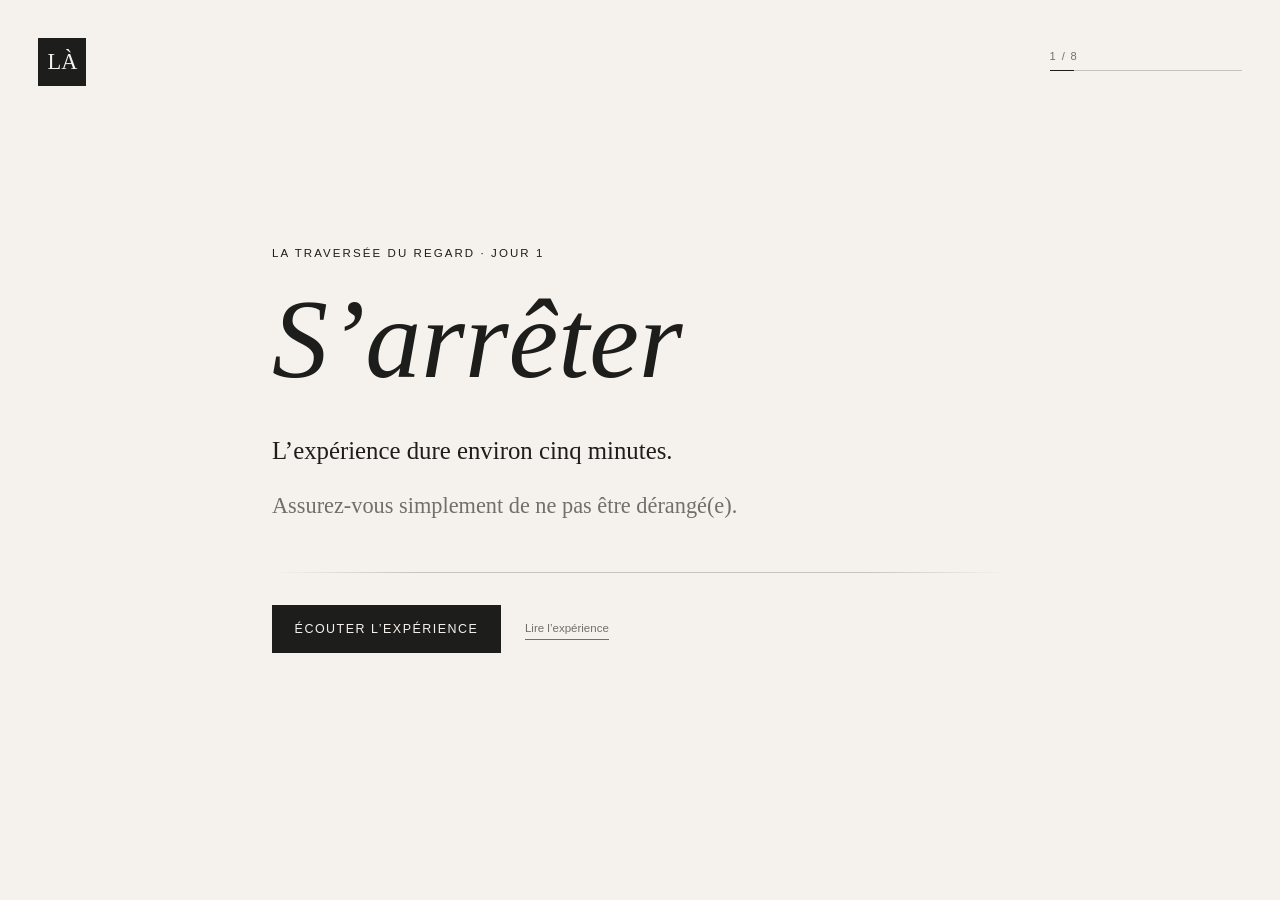
<file: index.html>
<!doctype html>
<html lang="fr">
  <head>
    <meta charset="utf-8" />
    <meta name="viewport" content="width=device-width, initial-scale=1" />
    <meta name="theme-color" content="#f5f2ed" />
    <meta name="description" content="Jour 1 de La Traversée du regard — S’arrêter." />
    <title>Jour 1 — S’arrêter | Éditions LÀ</title>
    <link rel="stylesheet" href="styles.css?v=2" />
  </head>
  <body>
    <main class="experience" aria-live="polite">
      <header class="brand">
        <a href="https://www.editionsla.com" aria-label="Accueil — Éditions LÀ">LÀ</a>
      </header>

      <div class="progress" aria-label="Progression dans l’expérience">
        <span id="progress-label">1 / 8</span>
        <div class="progress-track" aria-hidden="true">
          <span id="progress-fill"></span>
        </div>
      </div>
      <button class="voice-control" id="voice-control" type="button" hidden>Mode audio · Pause</button>

      <section class="stage" id="stage" tabindex="-1"></section>

      <nav class="navigation" aria-label="Navigation entre les étapes">
        <button class="nav-button nav-back" id="back" type="button" aria-label="Étape précédente">
          <span aria-hidden="true">←</span>
        </button>
        <button class="nav-button nav-next" id="next" type="button" aria-label="Étape suivante">
          <span aria-hidden="true">→</span>
        </button>
      </nav>
    </main>

    <audio id="narration-audio" preload="auto"></audio>
    <noscript>Cette expérience nécessite JavaScript pour progresser d’un écran à l’autre.</noscript>
    <script src="app.js?v=6"></script>
  </body>
</html>
</file>
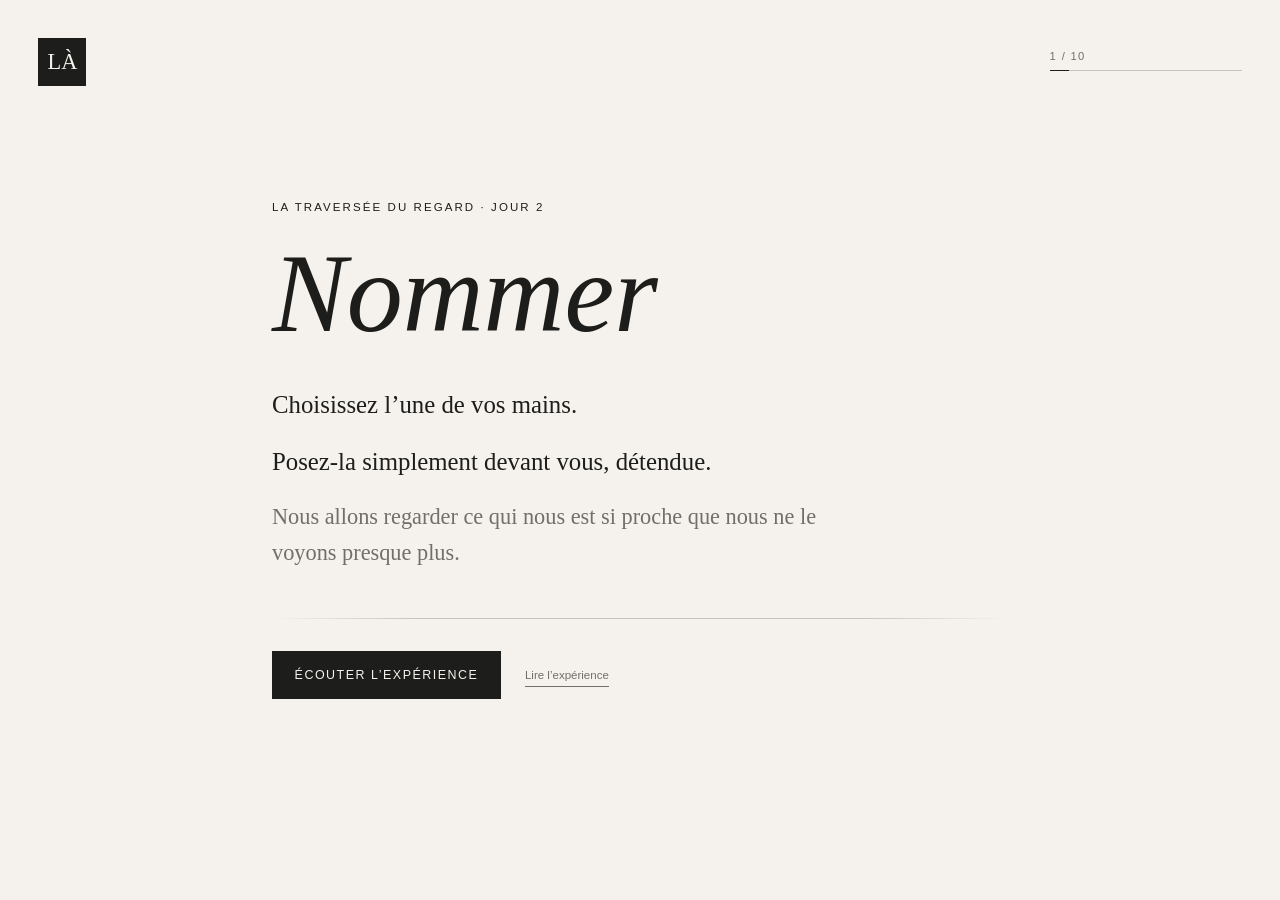
<file: jour-2/index.html>
<!doctype html>
<html lang="fr">
  <head>
    <meta charset="utf-8" />
    <meta name="viewport" content="width=device-width, initial-scale=1" />
    <meta name="theme-color" content="#f5f2ed" />
    <meta name="description" content="Jour 2 de La Traversée du regard — Nommer." />
    <title>Jour 2 — Nommer | Éditions LÀ</title>
    <link rel="stylesheet" href="../styles.css?v=2" />
    <link rel="stylesheet" href="styles.css" />
  </head>
  <body>
    <main class="experience" aria-live="polite">
      <header class="brand">
        <a href="https://www.editionsla.com" aria-label="Accueil — Éditions LÀ">LÀ</a>
      </header>

      <div class="progress" aria-label="Progression dans l’expérience">
        <span id="progress-label">1 / 10</span>
        <div class="progress-track" aria-hidden="true"><span id="progress-fill"></span></div>
      </div>

      <section class="stage" id="stage" tabindex="-1"></section>

      <nav class="navigation" aria-label="Navigation entre les étapes">
        <button class="nav-button nav-back" id="back" type="button" aria-label="Étape précédente"><span aria-hidden="true">←</span></button>
        <button class="nav-button nav-next" id="next" type="button" aria-label="Étape suivante"><span aria-hidden="true">→</span></button>
      </nav>
    </main>

    <button class="voice-control" id="voice-control" type="button" hidden>Mode audio · Pause</button>
    <audio id="narration-audio" preload="auto"></audio>
    <noscript>Cette expérience nécessite JavaScript pour progresser d’un écran à l’autre.</noscript>
    <script src="app.js?v=3"></script>
  </body>
</html>
</file>
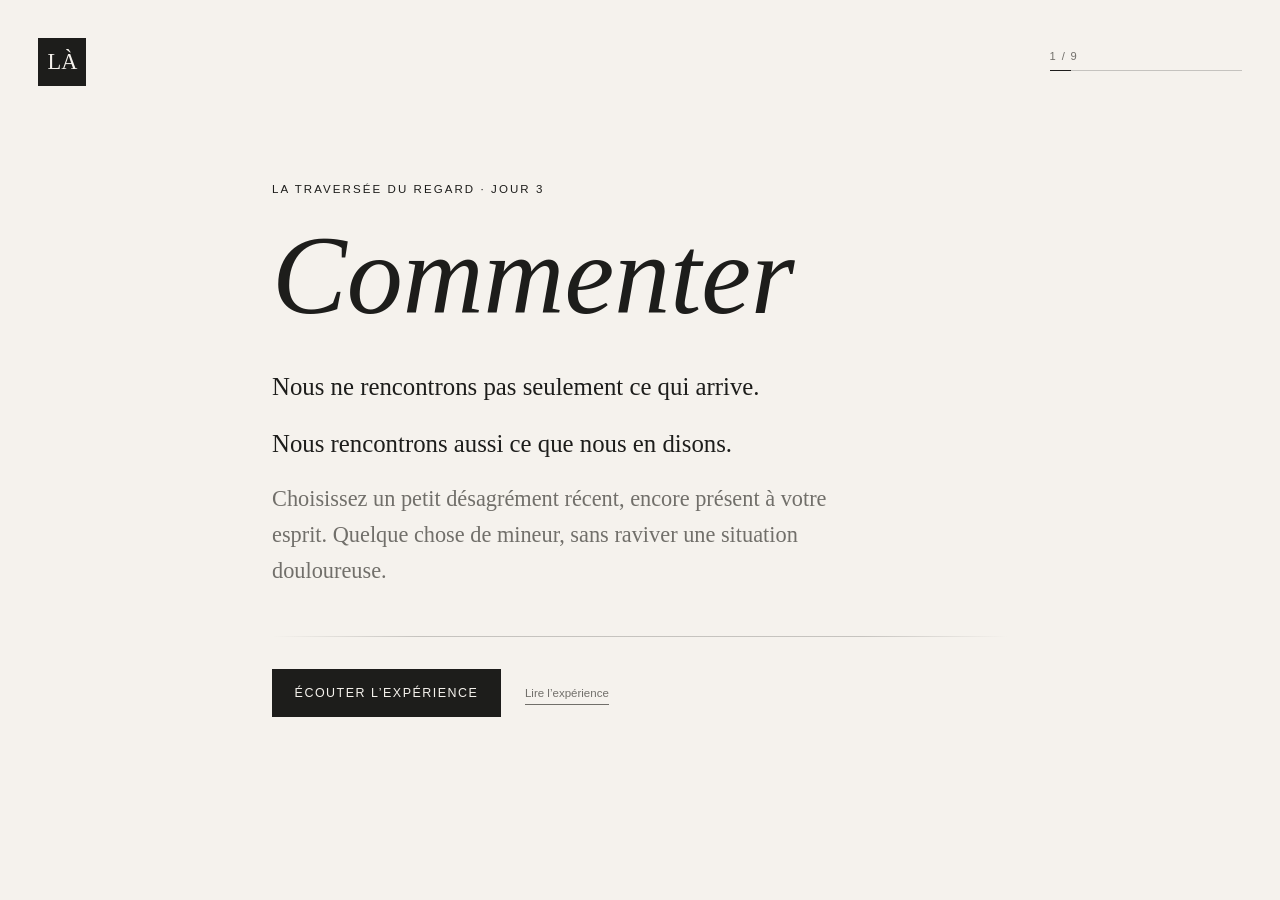
<file: jour-3/index.html>
<!doctype html>
<html lang="fr">
  <head>
    <meta charset="utf-8" />
    <meta name="viewport" content="width=device-width, initial-scale=1" />
    <meta name="theme-color" content="#f5f2ed" />
    <meta name="description" content="Jour 3 de La Traversée du regard — Commenter." />
    <title>Jour 3 — Commenter | Éditions LÀ</title>
    <link rel="stylesheet" href="../styles.css?v=2" />
    <link rel="stylesheet" href="styles.css" />
  </head>
  <body>
    <main class="experience" aria-live="polite">
      <header class="brand"><a href="https://www.editionsla.com" aria-label="Accueil — Éditions LÀ">LÀ</a></header>

      <div class="progress" aria-label="Progression dans l’expérience">
        <span id="progress-label">1 / 9</span>
        <div class="progress-track" aria-hidden="true"><span id="progress-fill"></span></div>
      </div>

      <section class="stage" id="stage" tabindex="-1"></section>

      <nav class="navigation" aria-label="Navigation entre les étapes">
        <button class="nav-button nav-back" id="back" type="button" aria-label="Étape précédente"><span aria-hidden="true">←</span></button>
        <button class="nav-button nav-next" id="next" type="button" aria-label="Étape suivante"><span aria-hidden="true">→</span></button>
      </nav>
    </main>
    <button class="voice-control" id="voice-control" type="button" hidden>Mode audio · Pause</button>
    <audio id="narration-audio" preload="auto"></audio>
    <noscript>Cette expérience nécessite JavaScript pour progresser d’un écran à l’autre.</noscript>
    <script src="app.js?v=3"></script>
  </body>
</html>
</file>
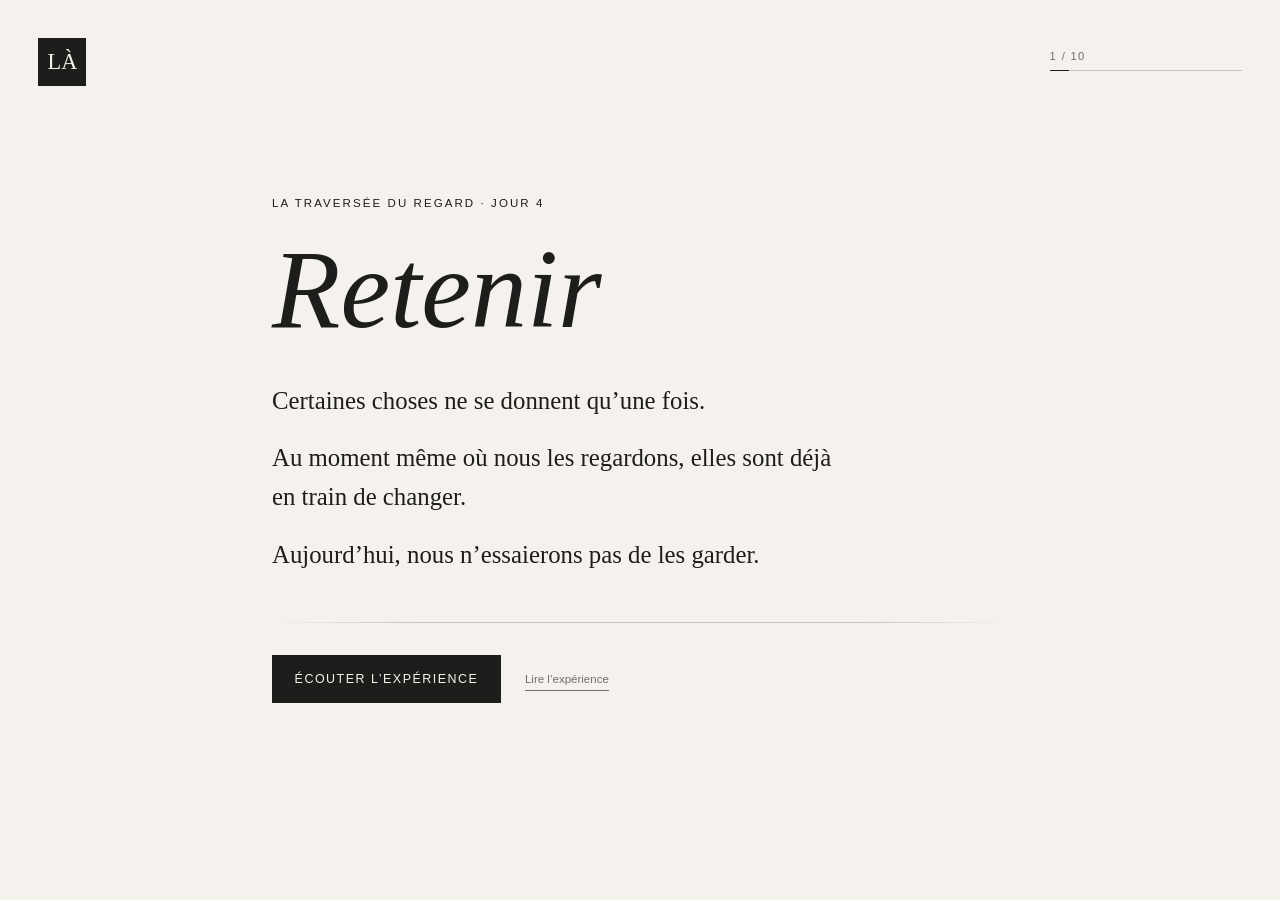
<file: jour-4/index.html>
<!doctype html>
<html lang="fr">
  <head>
    <meta charset="utf-8" />
    <meta name="viewport" content="width=device-width, initial-scale=1" />
    <meta name="theme-color" content="#f5f2ed" />
    <meta name="description" content="Jour 4 de La Traversée du regard — Retenir." />
    <title>Jour 4 — Retenir | Éditions LÀ</title>
    <link rel="stylesheet" href="../styles.css?v=2" />
    <link rel="stylesheet" href="styles.css" />
  </head>
  <body>
    <main class="experience" aria-live="polite">
      <header class="brand"><a href="https://www.editionsla.com" aria-label="Accueil — Éditions LÀ">LÀ</a></header>
      <div class="progress" aria-label="Progression dans l’expérience">
        <span id="progress-label">1 / 10</span>
        <div class="progress-track" aria-hidden="true"><span id="progress-fill"></span></div>
      </div>
      <section class="stage" id="stage" tabindex="-1"></section>
      <nav class="navigation" aria-label="Navigation entre les étapes">
        <button class="nav-button nav-back" id="back" type="button" aria-label="Étape précédente"><span aria-hidden="true">←</span></button>
        <button class="nav-button nav-next" id="next" type="button" aria-label="Étape suivante"><span aria-hidden="true">→</span></button>
      </nav>
    </main>
    <button class="voice-control" id="voice-control" type="button" hidden>Mode audio · Pause</button>
    <audio id="narration-audio" preload="auto"></audio>
    <noscript>Cette expérience nécessite JavaScript pour progresser d’un écran à l’autre.</noscript>
    <script src="app.js?v=3"></script>
  </body>
</html>
</file>
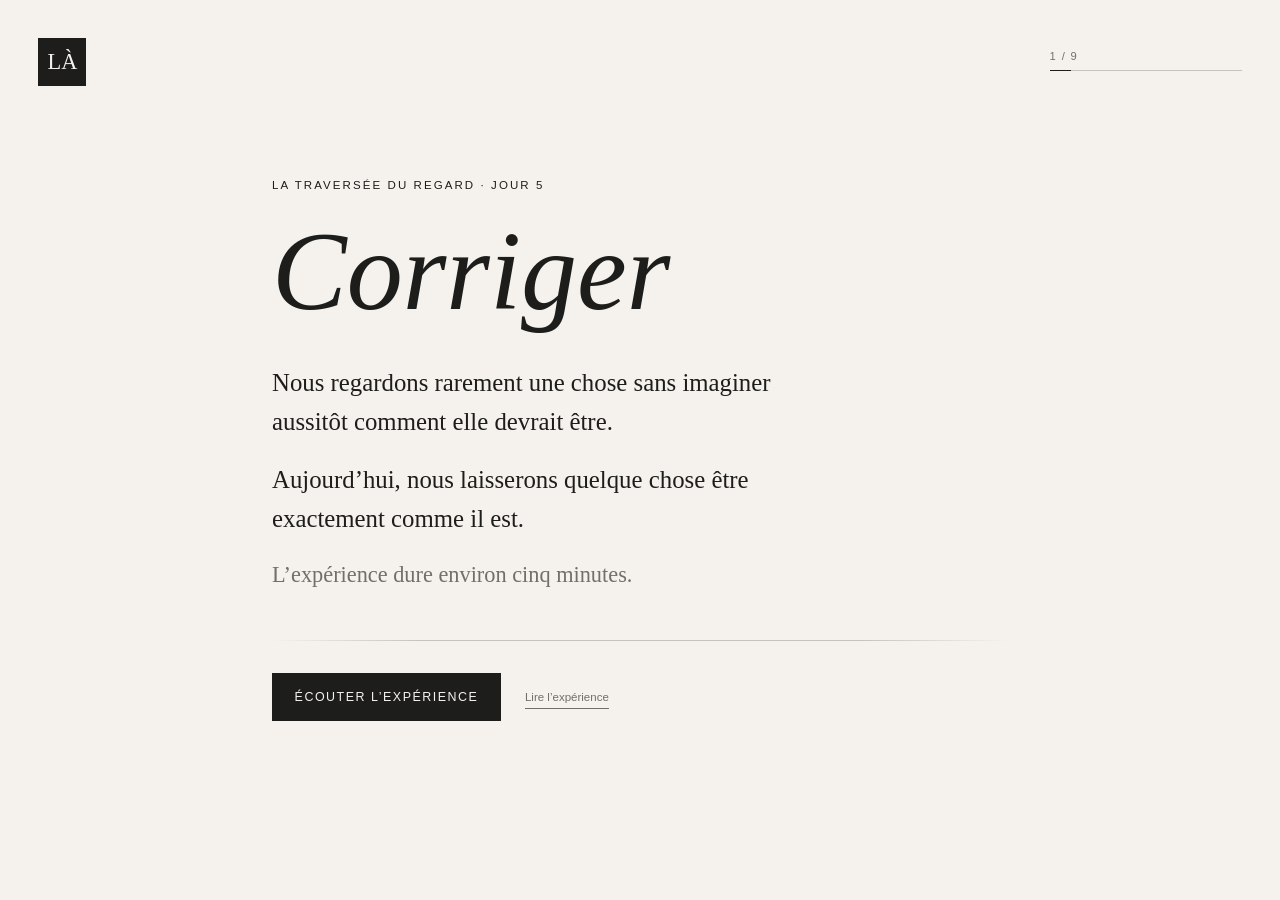
<file: jour-5/index.html>
<!doctype html>
<html lang="fr">
  <head>
    <meta charset="utf-8" />
    <meta name="viewport" content="width=device-width, initial-scale=1" />
    <meta name="theme-color" content="#f5f2ed" />
    <meta name="description" content="Jour 5 de La Traversée du regard — Corriger." />
    <title>Jour 5 — Corriger | Éditions LÀ</title>
    <link rel="stylesheet" href="../styles.css?v=2" />
    <link rel="stylesheet" href="styles.css?v=2" />
  </head>
  <body>
    <main class="experience" aria-live="polite">
      <header class="brand"><a href="https://www.editionsla.com" aria-label="Accueil — Éditions LÀ">LÀ</a></header>
      <div class="progress" aria-label="Progression dans l’expérience">
        <span id="progress-label">1 / 9</span>
        <div class="progress-track" aria-hidden="true"><span id="progress-fill"></span></div>
      </div>
      <button class="voice-control" id="voice-control" type="button" hidden>Mode audio · Pause</button>
      <section class="stage" id="stage" tabindex="-1"></section>
      <nav class="navigation" aria-label="Navigation entre les étapes">
        <button class="nav-button nav-back" id="back" type="button" aria-label="Étape précédente"><span aria-hidden="true">←</span></button>
        <button class="nav-button nav-next" id="next" type="button" aria-label="Étape suivante"><span aria-hidden="true">→</span></button>
      </nav>
    </main>
    <audio id="narration-audio" preload="auto"></audio>
    <noscript>Cette expérience nécessite JavaScript pour progresser d’un écran à l’autre.</noscript>
    <script src="app.js?v=7"></script>
  </body>
</html>
</file>
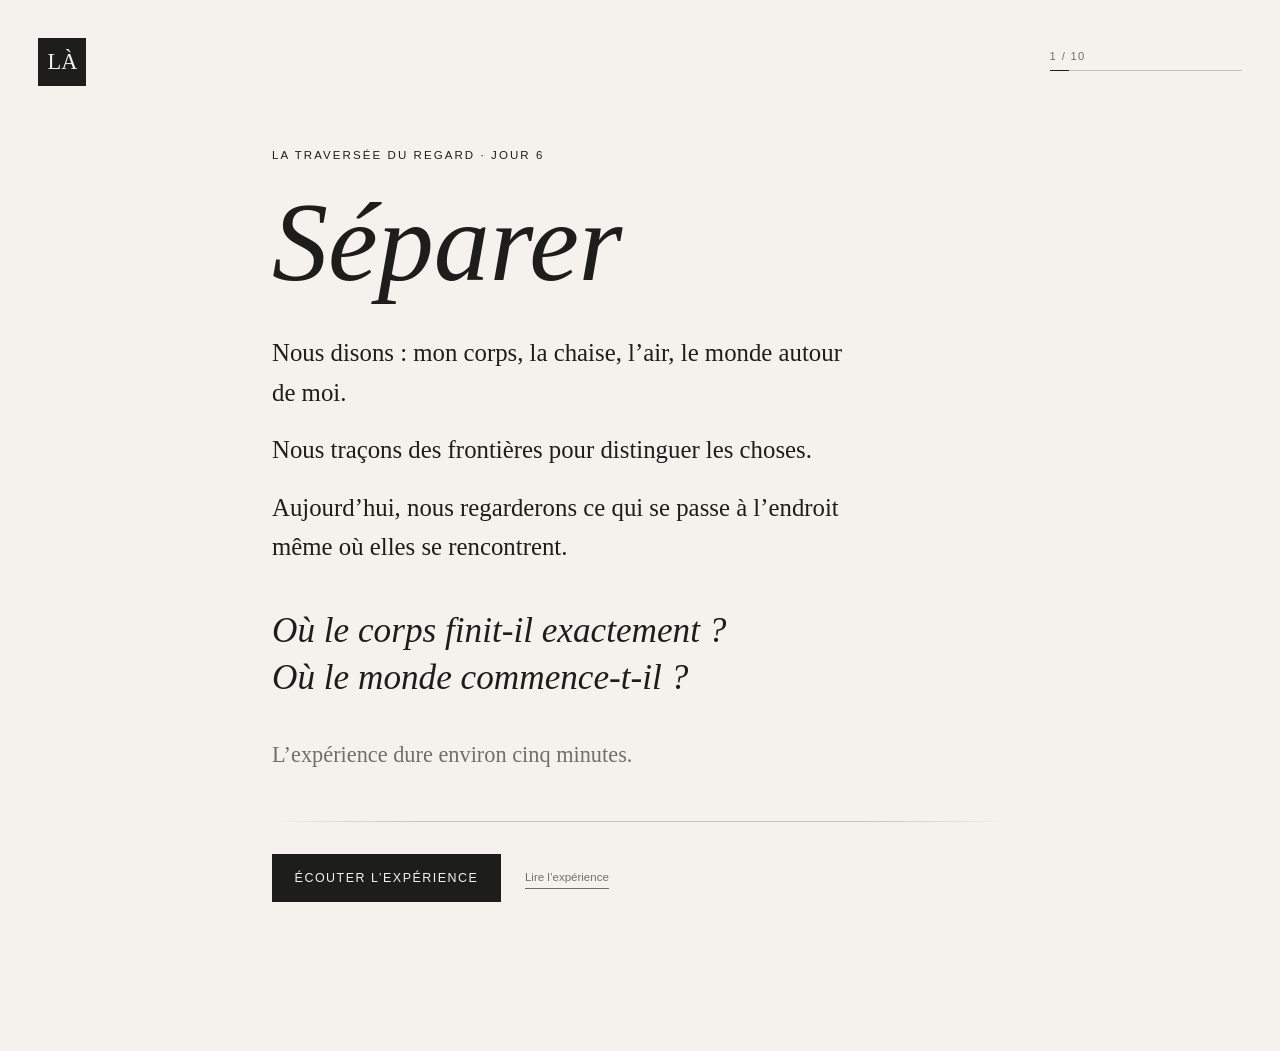
<file: jour-6/index.html>
<!doctype html>
<html lang="fr">
  <head>
    <meta charset="utf-8" />
    <meta name="viewport" content="width=device-width, initial-scale=1" />
    <meta name="theme-color" content="#f5f2ed" />
    <meta name="description" content="Jour 6 de La Traversée du regard — Séparer." />
    <title>Jour 6 — Séparer | Éditions LÀ</title>
    <link rel="stylesheet" href="../styles.css?v=2" />
    <link rel="stylesheet" href="styles.css?v=2" />
  </head>
  <body>
    <main class="experience" aria-live="polite">
      <header class="brand"><a href="https://www.editionsla.com" aria-label="Accueil — Éditions LÀ">LÀ</a></header>
      <div class="progress" aria-label="Progression dans l’expérience">
        <span id="progress-label">1 / 10</span>
        <div class="progress-track" aria-hidden="true"><span id="progress-fill"></span></div>
      </div>
      <button class="voice-control" id="voice-control" type="button" hidden>Mode audio · Pause</button>
      <section class="stage" id="stage" tabindex="-1"></section>
      <nav class="navigation" aria-label="Navigation entre les étapes">
        <button class="nav-button nav-back" id="back" type="button" aria-label="Étape précédente"><span aria-hidden="true">←</span></button>
        <button class="nav-button nav-next" id="next" type="button" aria-label="Étape suivante"><span aria-hidden="true">→</span></button>
      </nav>
    </main>
    <audio id="narration-audio" preload="auto"></audio>
    <noscript>Cette expérience nécessite JavaScript pour progresser d’un écran à l’autre.</noscript>
    <script src="app.js?v=3"></script>
  </body>
</html>
</file>
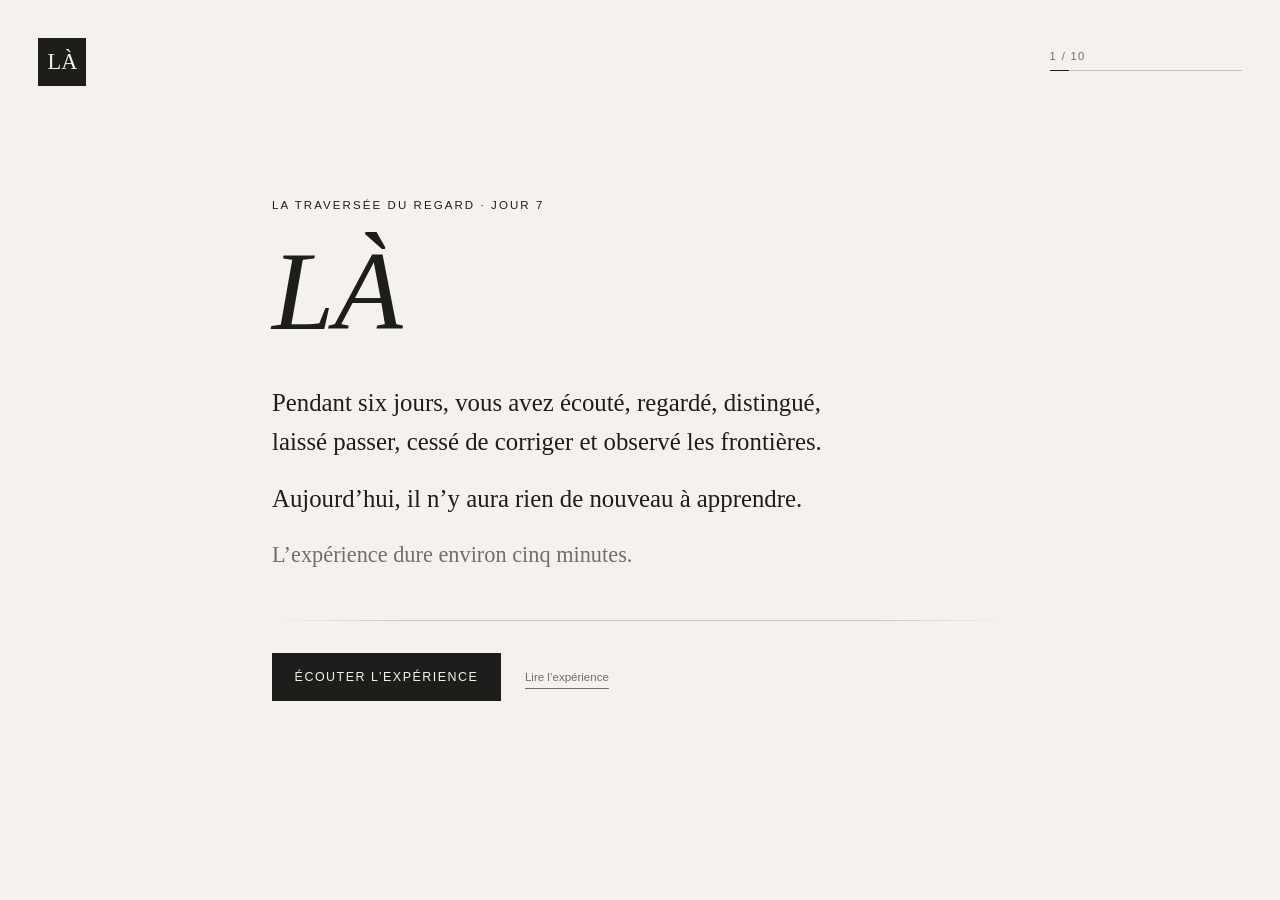
<file: jour-7/index.html>
<!doctype html>
<html lang="fr">
  <head>
    <meta charset="utf-8" />
    <meta name="viewport" content="width=device-width, initial-scale=1" />
    <meta name="theme-color" content="#f5f2ed" />
    <meta name="description" content="Jour 7 de La Traversée du regard — LÀ." />
    <title>Jour 7 — LÀ | Éditions LÀ</title>
    <link rel="stylesheet" href="../styles.css?v=2" />
    <link rel="stylesheet" href="styles.css?v=2" />
  </head>
  <body>
    <main class="experience" aria-live="polite">
      <header class="brand"><a href="https://www.editionsla.com" aria-label="Accueil — Éditions LÀ">LÀ</a></header>
      <div class="progress" aria-label="Progression dans l’expérience">
        <span id="progress-label">1 / 10</span>
        <div class="progress-track" aria-hidden="true"><span id="progress-fill"></span></div>
      </div>
      <button class="voice-control" id="voice-control" type="button" hidden>Mode audio · Pause</button>
      <section class="stage" id="stage" tabindex="-1"></section>
      <nav class="navigation" aria-label="Navigation entre les étapes">
        <button class="nav-button nav-back" id="back" type="button" aria-label="Étape précédente"><span aria-hidden="true">←</span></button>
        <button class="nav-button nav-next" id="next" type="button" aria-label="Étape suivante"><span aria-hidden="true">→</span></button>
      </nav>
    </main>
    <audio id="narration-audio" preload="auto"></audio>
    <noscript>Cette expérience nécessite JavaScript pour progresser d’un écran à l’autre.</noscript>
    <script src="app.js?v=3"></script>
  </body>
</html>
</file>
<file: styles.css>
:root {
  --paper: #f5f2ed;
  --ink: #1d1d1b;
  --muted: #716f6a;
  --line: rgba(29, 29, 27, 0.22);
  --serif: Georgia, "Times New Roman", serif;
  --sans: Arial, Helvetica, sans-serif;
}

* {
  box-sizing: border-box;
}

html,
body {
  min-height: 100%;
}

body {
  margin: 0;
  background: var(--paper);
  color: var(--ink);
  font-family: var(--serif);
}

button,
a {
  -webkit-tap-highlight-color: transparent;
}

.experience {
  min-height: 100svh;
  position: relative;
  display: grid;
  grid-template-rows: auto auto 1fr auto;
  padding: clamp(1.25rem, 3vw, 2.5rem);
  overflow: hidden;
}

.brand {
  display: flex;
  justify-content: flex-start;
}

.brand a {
  display: grid;
  place-items: center;
  width: 3rem;
  height: 3rem;
  background: var(--ink);
  color: var(--paper);
  font-size: 1.4rem;
  text-decoration: none;
}

.progress {
  justify-self: end;
  width: min(12rem, 40vw);
  margin-top: -2.25rem;
  font-family: var(--sans);
  font-size: 0.7rem;
  letter-spacing: 0.12em;
  color: var(--muted);
}

.progress-track {
  height: 1px;
  margin-top: 0.5rem;
  background: var(--line);
}

#progress-fill {
  display: block;
  width: 12.5%;
  height: 1px;
  background: var(--ink);
  transition: width 500ms ease;
}

.stage {
  width: min(46rem, 100%);
  align-self: center;
  justify-self: center;
  padding: clamp(3rem, 7vh, 6rem) 0;
  outline: none;
}

.stage-inner {
  animation: reveal 700ms ease both;
}

.eyebrow {
  margin: 0 0 1.4rem;
  font-family: var(--sans);
  font-size: 0.72rem;
  letter-spacing: 0.18em;
  text-transform: uppercase;
}

h1,
h2 {
  margin: 0;
  font-weight: 400;
  line-height: 1.05;
}

h1 {
  font-size: clamp(3.25rem, 10vw, 7rem);
  font-style: italic;
}

h2 {
  max-width: 19ch;
  font-size: clamp(2rem, 5.5vw, 4rem);
}

.copy {
  max-width: 36rem;
  margin-top: 2rem;
  font-size: clamp(1.15rem, 2.2vw, 1.55rem);
  line-height: 1.6;
}

.copy p {
  margin: 0 0 1.1rem;
}

.quiet {
  color: var(--muted);
  font-size: 0.9em;
}

.prompt {
  margin-top: 2.5rem;
  font-size: clamp(1.45rem, 3.2vw, 2.2rem);
  font-style: italic;
  line-height: 1.35;
}

.primary {
  margin-top: 2rem;
  border: 1px solid var(--ink);
  background: var(--ink);
  color: var(--paper);
  padding: 1rem 1.35rem;
  font-family: var(--sans);
  font-size: 0.78rem;
  letter-spacing: 0.12em;
  text-transform: uppercase;
  cursor: pointer;
}

.mode-actions {
  display: flex;
  flex-wrap: wrap;
  align-items: center;
  gap: 1rem 1.5rem;
  margin-top: 2rem;
}

.mode-actions .primary {
  margin-top: 0;
}

.secondary-button,
.voice-control {
  border: 0;
  border-bottom: 1px solid currentColor;
  background: transparent;
  color: var(--muted);
  padding: 0.3rem 0;
  font-family: var(--sans);
  font-size: 0.72rem;
  cursor: pointer;
}

.voice-control {
  position: fixed;
  top: 1.5rem;
  right: 1.5rem;
  z-index: 5;
  font-size: 0.68rem;
  letter-spacing: 0.06em;
}

.timer-wrap {
  display: grid;
  justify-items: center;
  gap: 2rem;
  text-align: center;
}

.timer-ring {
  --progress: 0deg;
  display: grid;
  place-items: center;
  width: min(54vw, 17rem);
  aspect-ratio: 1;
  border-radius: 50%;
  background: conic-gradient(var(--ink) var(--progress), var(--line) 0);
  position: relative;
}

.timer-ring::after {
  content: "";
  position: absolute;
  inset: 2px;
  border-radius: 50%;
  background: var(--paper);
}

.timer-content {
  position: relative;
  z-index: 1;
}

.timer-phase {
  max-width: 14rem;
  font-size: clamp(1.2rem, 3vw, 1.7rem);
  line-height: 1.35;
}

.timer-time {
  margin-top: 0.75rem;
  font-family: var(--sans);
  font-size: 0.72rem;
  letter-spacing: 0.15em;
  color: var(--muted);
}

.timer-actions {
  display: flex;
  gap: 1.5rem;
}

.text-button {
  border: 0;
  border-bottom: 1px solid currentColor;
  background: transparent;
  color: var(--muted);
  padding: 0.2rem 0;
  font-family: var(--sans);
  font-size: 0.72rem;
  cursor: pointer;
}

.restart-action {
  margin-top: 1.25rem;
}

.final-landscape {
  width: 100vw;
  margin: clamp(3rem, 6vw, 5rem) 0 0 calc(50% - 50vw);
  line-height: 0;
  pointer-events: none;
}

.final-landscape img {
  display: block;
  width: 100%;
  height: auto;
}

body.is-final .experience {
  padding-bottom: 0;
}

body.is-final .stage {
  padding-bottom: 0;
}

body.is-final .navigation {
  position: absolute;
  z-index: 2;
  right: clamp(1.25rem, 3vw, 2.5rem);
  bottom: clamp(1.25rem, 3vw, 2.5rem);
  left: clamp(1.25rem, 3vw, 2.5rem);
}

body.is-final .nav-button {
  border-color: rgba(245, 242, 237, 0.62);
  background: rgba(29, 29, 27, 0.08);
  color: var(--paper);
  backdrop-filter: blur(1px);
}

.navigation {
  display: flex;
  justify-content: space-between;
  align-items: center;
}

.nav-button {
  display: grid;
  place-items: center;
  width: 3rem;
  height: 3rem;
  border: 1px solid var(--line);
  border-radius: 50%;
  background: transparent;
  color: var(--ink);
  font-size: 1.4rem;
  cursor: pointer;
}

.nav-button:disabled,
.nav-button[hidden] {
  visibility: hidden;
}

.nav-button:focus-visible,
.primary:focus-visible,
.secondary-button:focus-visible,
.voice-control:focus-visible,
.text-button:focus-visible,
.brand a:focus-visible {
  outline: 2px solid var(--ink);
  outline-offset: 4px;
}

.horizon {
  width: 100%;
  height: 1px;
  margin: 3rem 0 0;
  background: linear-gradient(90deg, transparent, var(--line) 20%, var(--line) 80%, transparent);
}

@keyframes reveal {
  from {
    opacity: 0;
    transform: translateY(8px);
  }
  to {
    opacity: 1;
    transform: translateY(0);
  }
}

@media (max-width: 620px) {
  .experience {
    padding: 1.1rem;
  }

  .brand a {
    width: 2.6rem;
    height: 2.6rem;
    font-size: 1.2rem;
  }

  .progress {
    margin-top: -2rem;
  }

  .stage {
    padding: 2.5rem 0;
  }

  .final-landscape {
    margin-top: 3rem;
  }

  .voice-control {
    top: auto;
    right: 1.25rem;
    bottom: 1.25rem;
  }
}

@media (prefers-reduced-motion: reduce) {
  *,
  *::before,
  *::after {
    scroll-behavior: auto !important;
    animation-duration: 0.01ms !important;
    transition-duration: 0.01ms !important;
  }
}
</file>
<file: jour-2/styles.css>
#progress-fill {
  width: 10%;
}

.observation-note {
  max-width: 24rem;
  color: var(--muted);
  font-size: 0.95rem;
  line-height: 1.5;
}

.restart-action {
  margin-top: 1.25rem;
}
</file>
<file: jour-3/styles.css>
#progress-fill {
  width: 11.111%;
}

.examples {
  max-width: 34rem;
  margin: 1.75rem 0 0;
  padding: 0;
  list-style: none;
  color: var(--muted);
  font-size: clamp(1.05rem, 2vw, 1.35rem);
  line-height: 1.7;
}

.examples li::before {
  content: "— ";
}

.contrast {
  display: grid;
  gap: 1rem;
  max-width: 36rem;
  margin-top: 2rem;
}

.contrast p {
  margin: 0;
  padding-left: 1rem;
  border-left: 1px solid var(--line);
  font-size: clamp(1.05rem, 2vw, 1.35rem);
  line-height: 1.5;
}

.observation-note {
  max-width: 25rem;
  color: var(--muted);
  font-size: 0.95rem;
  line-height: 1.5;
}

.timer-ring {
  width: min(64vw, 19rem);
}

.timer-phase {
  max-width: 11.5rem;
  font-size: clamp(1.05rem, 2.3vw, 1.35rem);
}
</file>
<file: jour-4/styles.css>
#progress-fill {
  width: 10%;
}

.possibilities {
  display: grid;
  grid-template-columns: repeat(2, minmax(0, 1fr));
  gap: 0.7rem 2rem;
  max-width: 32rem;
  margin: 2rem 0 0;
  padding: 0;
  list-style: none;
  color: var(--muted);
  font-size: clamp(1.05rem, 2vw, 1.3rem);
  line-height: 1.5;
}

.possibilities li::before {
  content: "— ";
}

.pause-count {
  margin-top: 2.5rem;
  font-family: var(--sans);
  font-size: 0.72rem;
  letter-spacing: 0.15em;
  color: var(--muted);
}

.timer-ring {
  width: min(64vw, 19rem);
}

.timer-phase {
  max-width: 12rem;
  font-size: clamp(1.05rem, 2.3vw, 1.35rem);
}

@media (max-width: 620px) {
  .possibilities {
    grid-template-columns: 1fr;
  }
}
</file>
<file: jour-5/styles.css>
#progress-fill {
  width: 11.111%;
}

.possibilities {
  display: grid;
  grid-template-columns: repeat(2, minmax(0, 1fr));
  gap: 0.7rem 2rem;
  max-width: 34rem;
  margin: 2rem 0 0;
  padding: 0;
  list-style: none;
  color: var(--muted);
  font-size: clamp(1.05rem, 2vw, 1.3rem);
  line-height: 1.5;
}

.possibilities li::before {
  content: "— ";
}

.timer-ring {
  width: min(64vw, 19rem);
}

.timer-phase {
  max-width: 12rem;
  font-size: clamp(1.05rem, 2.3vw, 1.35rem);
}

.mode-actions {
  display: flex;
  flex-wrap: wrap;
  align-items: center;
  gap: 1rem 1.5rem;
  margin-top: 2rem;
}

.mode-actions .primary {
  margin-top: 0;
}

.secondary-button {
  border: 0;
  border-bottom: 1px solid currentColor;
  background: transparent;
  color: var(--muted);
  padding: 0.3rem 0;
  font-family: var(--sans);
  font-size: 0.72rem;
  cursor: pointer;
}

.secondary-button:focus-visible {
  outline: 2px solid var(--ink);
  outline-offset: 4px;
}

.voice-control {
  position: fixed;
  top: 1.5rem;
  right: 1.5rem;
  z-index: 5;
  border: 0;
  border-bottom: 1px solid currentColor;
  padding: 0.25rem 0;
  background: transparent;
  color: var(--muted);
  font-family: var(--sans);
  font-size: 0.68rem;
  letter-spacing: 0.06em;
  cursor: pointer;
}

.voice-control:focus-visible {
  outline: 2px solid var(--ink);
  outline-offset: 4px;
}

@media (max-width: 620px) {
  .possibilities {
    grid-template-columns: 1fr;
  }

  .voice-control {
    top: auto;
    right: 1.25rem;
    bottom: 1.25rem;
  }
}
</file>
<file: jour-6/styles.css>
#progress-fill {
  width: 10%;
}

.contacts {
  max-width: 34rem;
  margin: 2rem 0 0;
  padding: 0;
  list-style: none;
  color: var(--muted);
  font-size: clamp(1.05rem, 2vw, 1.3rem);
  line-height: 1.7;
}

.contacts li::before {
  content: "— ";
}

.timer-ring {
  width: min(64vw, 19rem);
}

.timer-phase {
  max-width: 12rem;
  font-size: clamp(1.05rem, 2.3vw, 1.35rem);
}
</file>
<file: jour-7/styles.css>
#progress-fill {
  width: 10%;
}

.sequence {
  max-width: 32rem;
  margin: 2rem 0 0;
  padding: 0;
  list-style: none;
  color: var(--muted);
  font-size: clamp(1.05rem, 2vw, 1.3rem);
  line-height: 1.75;
}

.sequence li::before {
  content: "— ";
}

.stillness {
  min-height: 11rem;
  display: grid;
  align-content: center;
}

.final-actions {
  display: flex;
  flex-wrap: wrap;
  align-items: center;
  gap: 1rem 1.5rem;
  margin-top: 2rem;
}

.final-actions .primary {
  display: inline-block;
  margin-top: 0;
  text-decoration: none;
}

.secondary-link {
  color: var(--muted);
  font-family: var(--sans);
  font-size: 0.72rem;
  text-decoration: none;
  border-bottom: 1px solid currentColor;
}

.final-line {
  max-width: 18ch;
}
</file>
